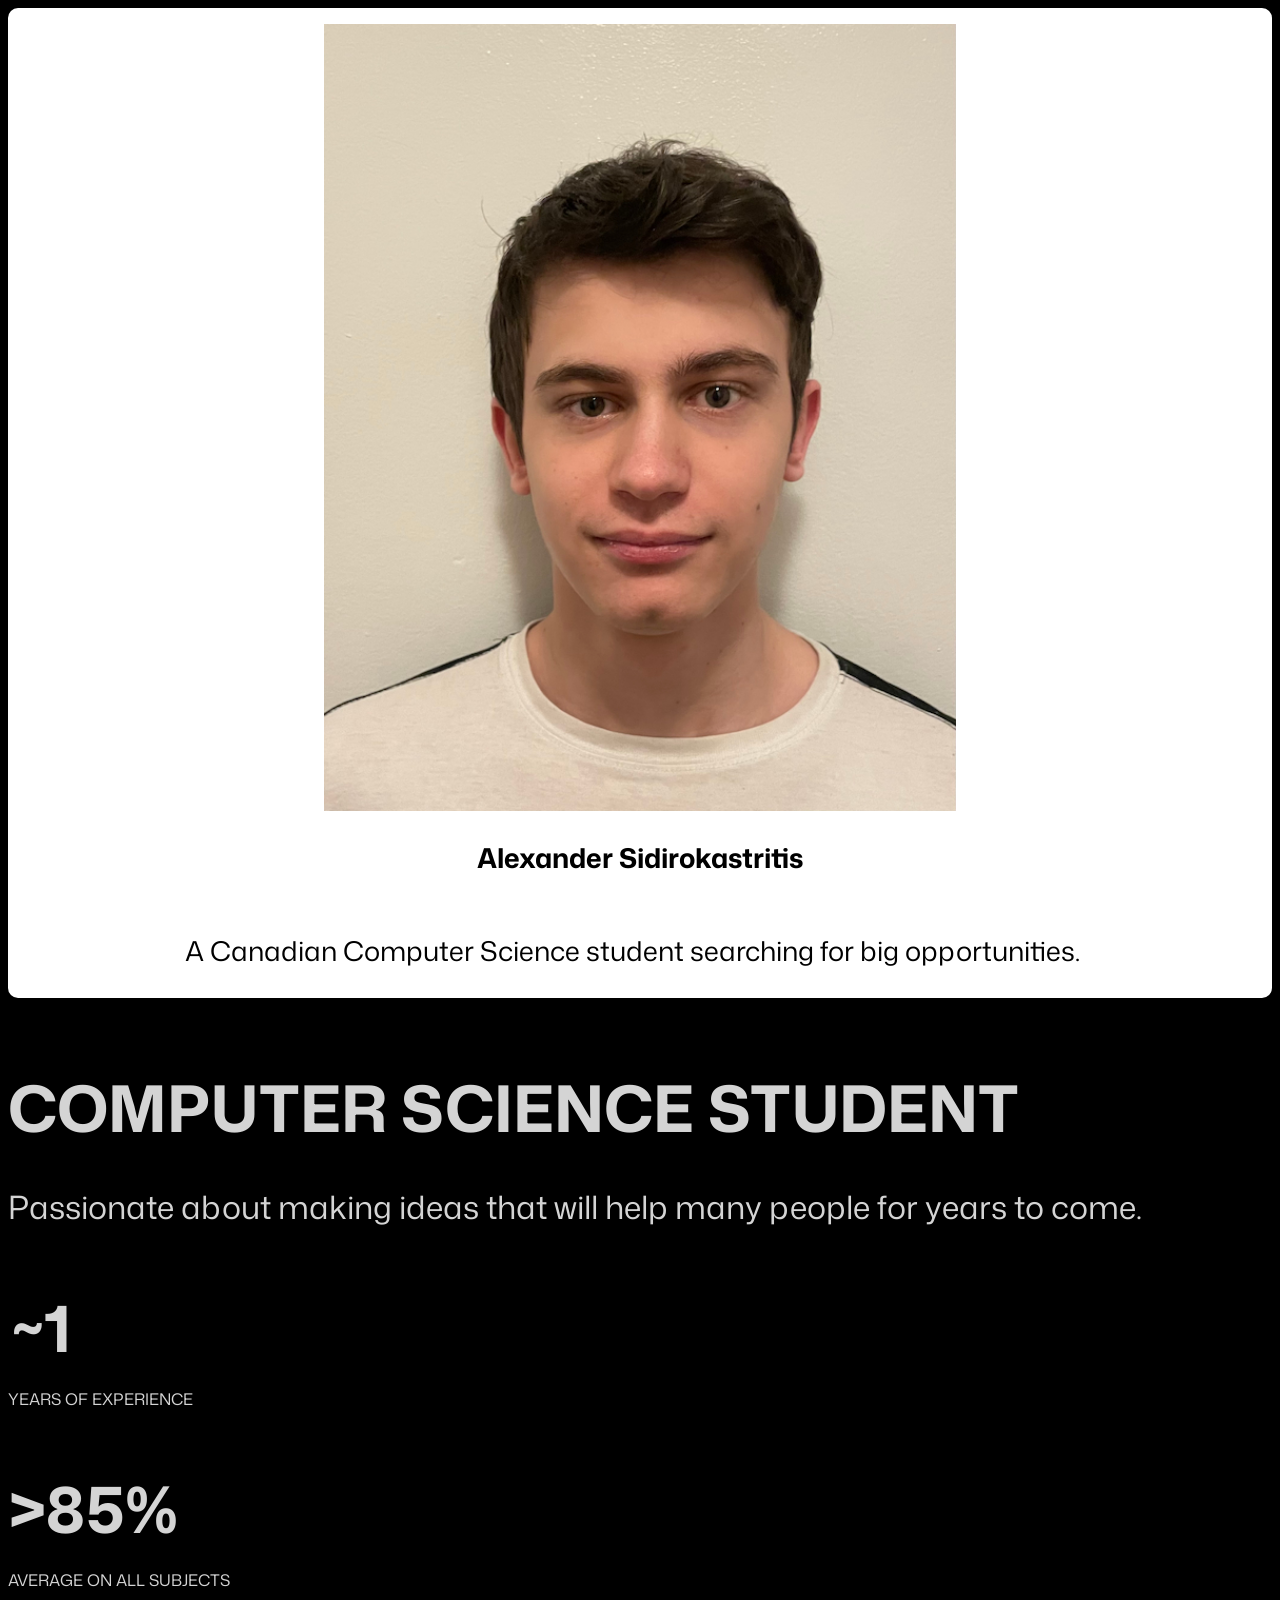
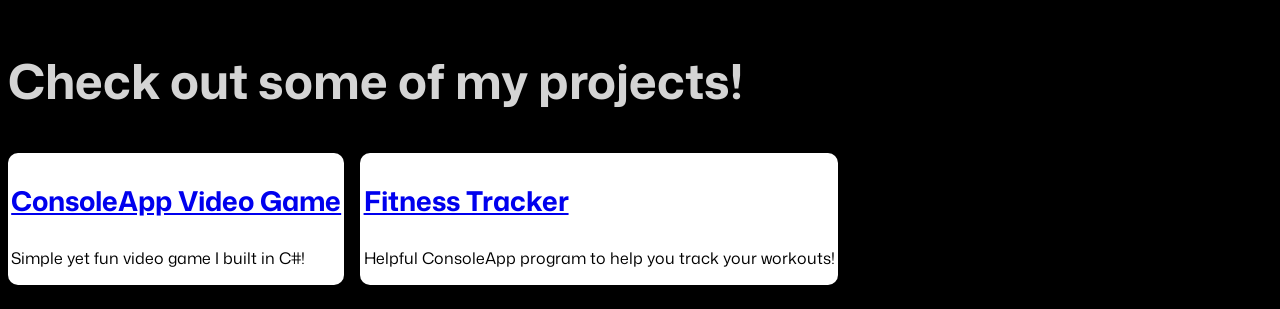
<file: index.html>
<!DOCTYPE html>
<html lang="en">
<head>
    <meta charset="UTF-8">
    <meta name="viewport" content="width=device-width, initial-scale=1.0">
    <title>Alexander Sidirokastritis</title>
    <link rel="stylesheet" type="text/css" href="./styles/index.css"/>
    <link rel="stylesheet" type="text/css" href="./styles/globals.css"/>
</head>
<body>
    <!--Profile is here-->
    <!-- It is outside of main because it helps make flexbox work, and will be transferred to the side when on desktop-->
    <section class="profile_container">
        <img class="profile_image" src="./assets/images/ProfilePhoto_LowerSize.jpg" alt="Picture of Alexander"/>
        <h3>Alexander Sidirokastritis</h3>
        <p class="profile_text">A Canadian Computer Science student searching for big opportunities.</p>
    </section>

    <!--Everything else is here-->
    <main class="main_container">
        <section>
            <article>
                <h1 class="main_text">COMPUTER SCIENCE STUDENT</h1>
                <p class="main_text_body">Passionate about making ideas that will help many people for years to come.</p>
            </article>
            
            <article>
                <h2 class="main_text">~1</h2>
                <p>YEARS OF EXPERIENCE</p>

                <h2 class="main_text">>85%</h2>
                <p>AVERAGE ON ALL SUBJECTS</p>
            </article>
        </section>
            
        <section>
            <h1>Check out some of my projects!</h1>
                
            <article class="project_container">
                <!--Using divs here because article is already used as the project container, and each project needs its own container to make the flex work-->
                <div class="project_individual">
                    <h3 class="project_header"><a href="./pages/video-game.html">ConsoleApp Video Game</a></h3>
                    <p class="project_body_text">Simple yet fun video game I built in C#!</p> 
                </div>

                <div class="project_individual">
                    <h3 class="project_header"><a href="./pages/fitness-tracker.html">Fitness Tracker</a></h3>
                    <p class="project_body_text">Helpful ConsoleApp program to help you track your workouts!</p>
                </div>
            </article>
        </section>
    </main>    
</body>
</html>
</file>
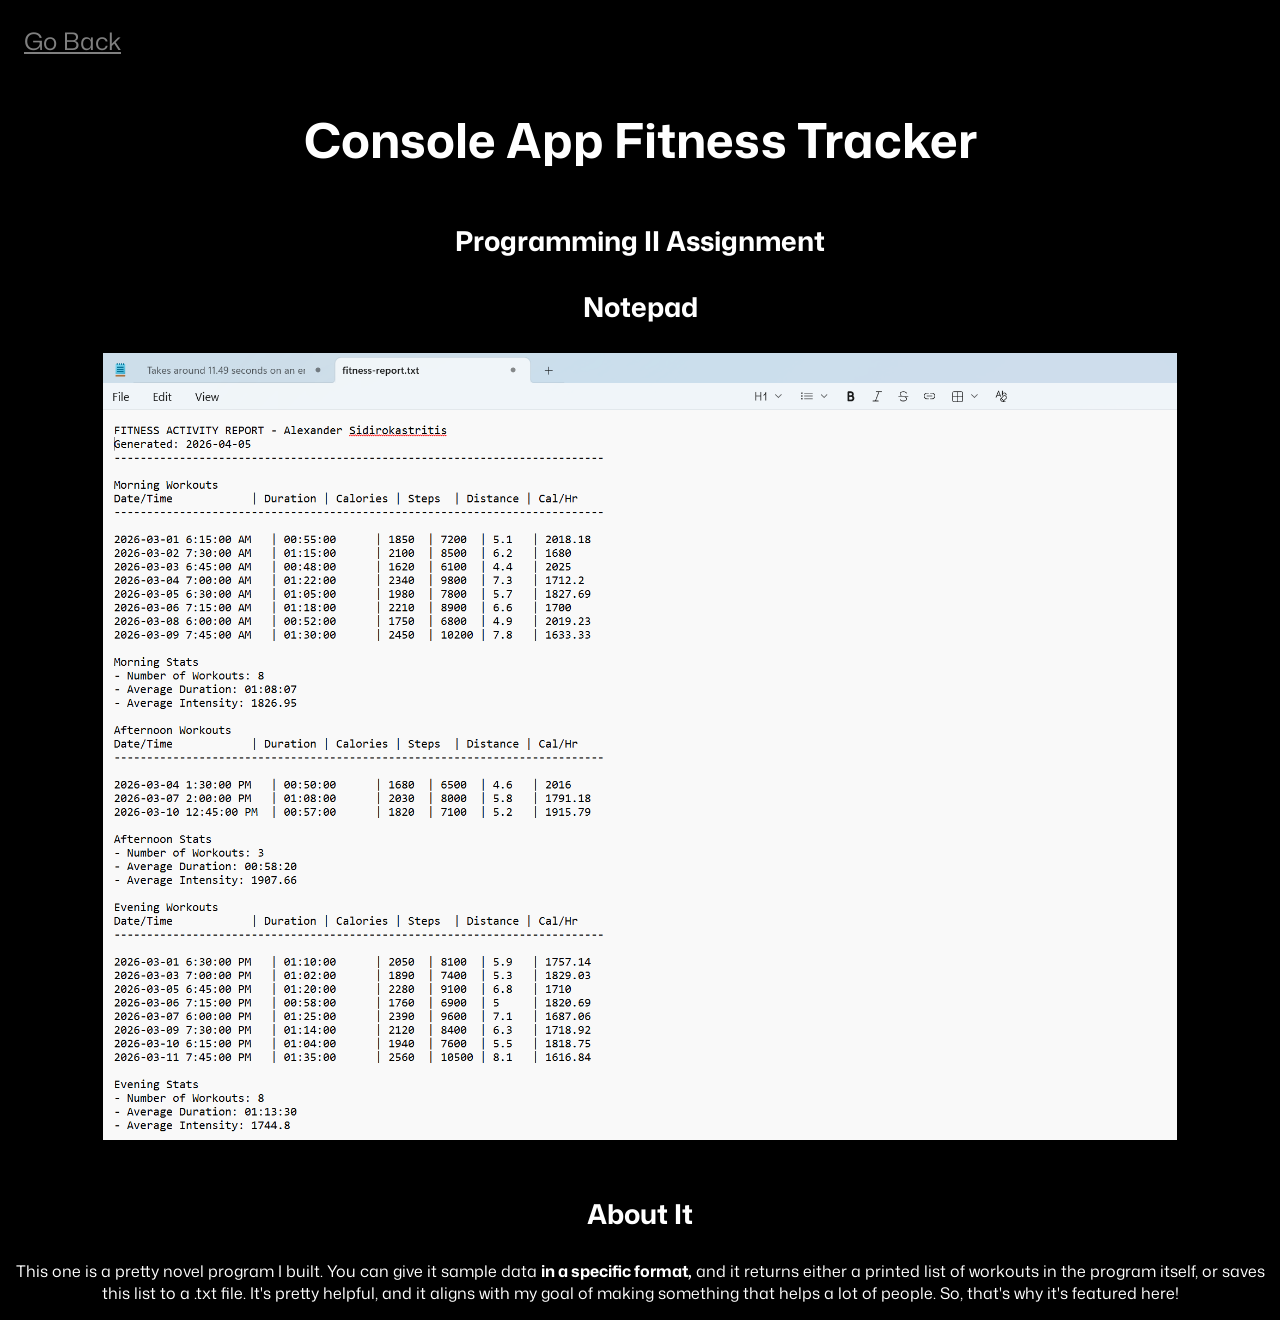
<file: pages/fitness-tracker.html>
<!DOCTYPE html>
<html lang="en">
<head>
    <meta charset="UTF-8">
    <meta name="viewport" content="width=device-width, initial-scale=1.0">
    <link rel="stylesheet" type="text/css" href="../styles/project-details.css"/>
    <link rel="stylesheet" type="text/css" href="../styles/globals.css"/>
    <title>ConsoleApp Fitness Tracker</title>
</head>
<body>
    <p class="back_button"><a href="../index.html"><img src="../assets/icons/back-svgrepo-com.svg"/>Go Back</a></p>
    <main>
        <section>
            <article>
                <h1>Console App Fitness Tracker</h1>
                <h3>Programming II Assignment</h3>
                <h3>Notepad</h3>
                <img class="project_ss" src="../assets/images/Fitness_Tracker_Notepad_SS.png" alt="Txt document containing workouts sorted by time of day. Morning, Afternoon, and Evening workouts are shown, along with stat summaries on each day" />                
            </article>
            <br>
            <article>
                <h3>About It</h3>
                <p>This one is a pretty novel program I built. You can give it sample data <b>in a specific format,</b> and it returns either a printed list 
                    of workouts in the program itself, or saves this list to a .txt file. It's pretty helpful, and it aligns with my goal of making
                    something that helps a lot of people. So, that's why it's featured here!
                </p>
            </article>
        </section>
    </main>
</body>
</html>
</file>
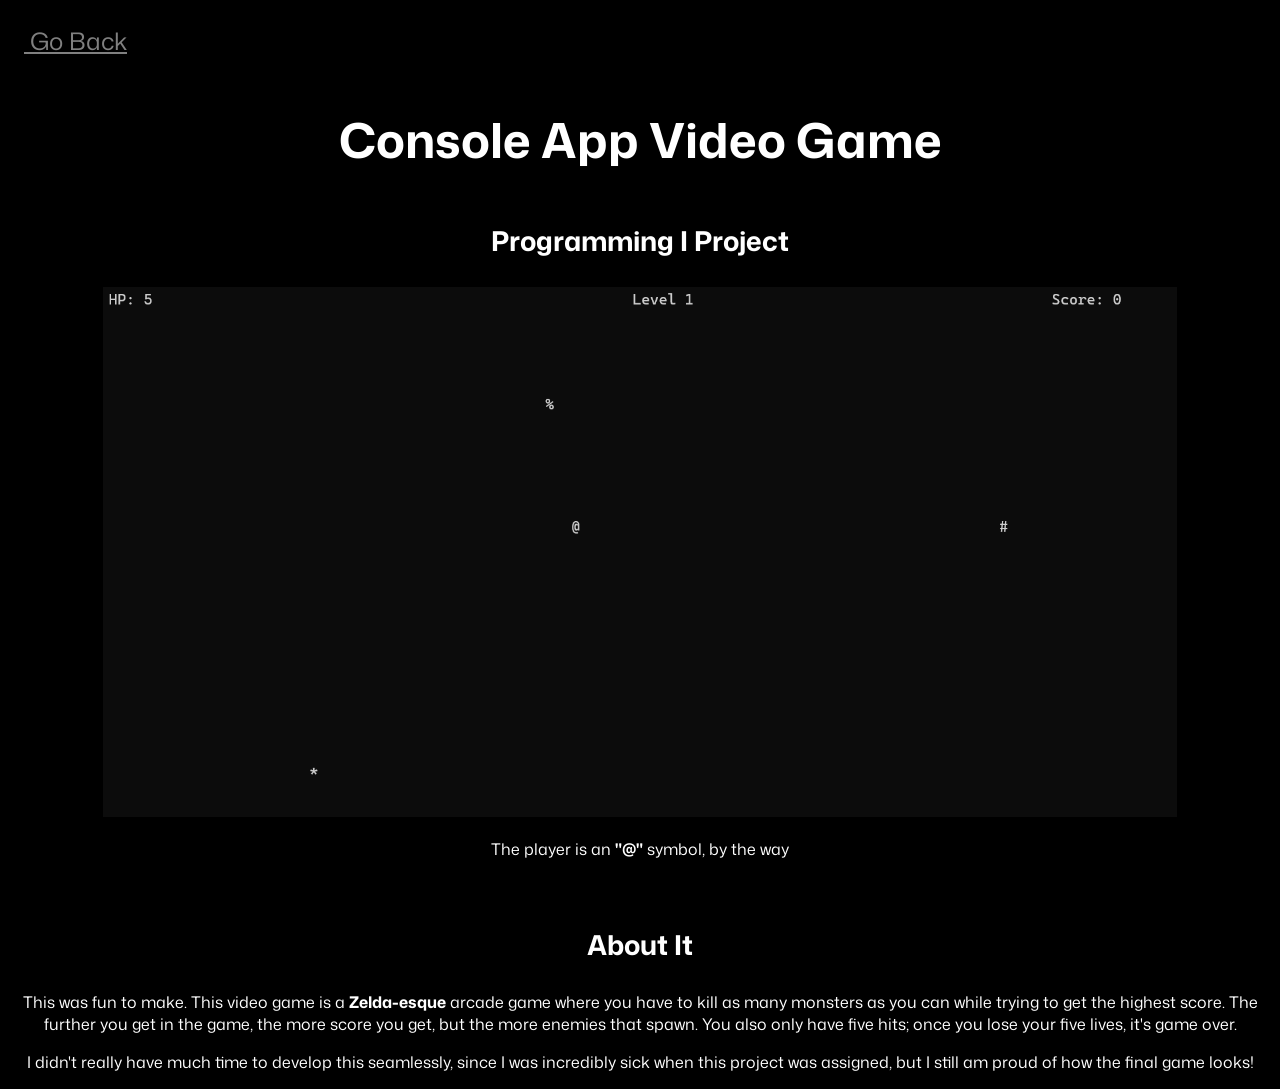
<file: pages/video-game.html>
<!DOCTYPE html>
<html lang="en">
<head>
    <meta charset="UTF-8">
    <meta name="viewport" content="width=device-width, initial-scale=1.0">
    <link rel="stylesheet" type="text/css" href="../styles/project-details.css"/>
    <link rel="stylesheet" type="text/css" href="../styles/globals.css"/>
    <title>ConsoleApp Video Game</title>
</head>
<body>
    <p class="back_button"><a href="../index.html"><img src="../assets/icons/back-svgrepo-com.svg" /> Go Back</a></p>
    <main>
        <section>
            <article>
                <h1>Console App Video Game</h1>
                <h3>Programming I Project</h3>
                <img class="project_ss" src="../assets/images/Video_Game_SS.png" alt="Screenshot of project with symbols on screen representing enemies and one symbol representing the player" />
                <p>The player is an <b>"@"</b> symbol, by the way</p>
            </article>
            <br>
            <article>
                <h3>About It</h3>
                <p>This was fun to make. This video game is a <b>Zelda-esque</b> arcade game where you have to kill as many monsters as you can
                    while trying to get the highest score. The further you get in the game, the more score you get, but the more enemies that spawn.
                    You also only have five hits; once you lose your five lives, it's game over.
                </p>

                <p>I didn't really have much time to develop this seamlessly, since I was incredibly sick when this project was assigned, but I still am
                    proud of how the final game looks!
                </p>
            </article>
        </section>
    </main>
</body>
</html>
</file>
<file: styles/index.css>
/* Without the flex-direction being set to column, the profile image and text will be organized in a row
 which won't look good on mobile */
.profile_container {
    display: flex;
    flex-direction: column;
    align-items: center;
    background-color: rgb(255, 255, 255);
    border-radius: 10px;
    color:rgb(0, 0, 0);
}

.profile_image {
    width: 70%;
    margin-top: 1rem;
}

.profile_heading {
    font-size: 1.5rem;
}

.profile_text {
    margin-left: 1rem;
    margin-right: 2rem;
    align-items: flex-end;
}

.main_container {
    display: flex;
    flex-direction:column;
    justify-content: center;
    color: rgb(212, 212, 212);
}

.main_text {
    margin-bottom: 1rem;
}

/*this is for fixing the gap below the intro to me*/
section article {
    margin-bottom: 1rem;
}

.project_container {
    display: flex;
}

.project_individual {
    background-color: white;
    border-radius: 10px;
    margin-right: 1rem;
    color: black;
}

.project_header {
    margin-left: 0.2rem;
    margin-right: 0.2rem;
}

.project_body_text {
    margin-left: 0.2rem;
    margin-right: 0.2rem;
    align-items: flex-end;
}

@media screen and (min-width: 375px) { /* iPhone SE, or any phone */
    .profile_image {
        width: 50%;
    }
}

@media screen and (min-width: 768px) { /* iPad Mini */
    .profile_text {
        font-size: 1.2rem;
    }

    .main_text {
        font-size: 3.5rem;
    }

    .main_text_body {
        font-size: 1.7rem;
    }
}

@media screen and (min-width: 1024px) { /* iPad Pro */
    .profile_heading {
        font-size: 2.5rem;
    }
    
    .profile_text {
        font-size: 1.7rem;
    }

    .main_text {
        font-size: 4rem;
    }

    .main_text_body {
        font-size: 2rem;
    }
}

@media screen and (min-width: 1440px) { /* Desktop */
    body { /* space-around keeps the profile section and the description close together*/
        display: flex;
        justify-content: space-around;
        gap: 3rem;
    }

    .profile_container {
        position: sticky;
        top: 0;
    }

    .profile_image {
        width: 40%;
    }
}
</file>
<file: styles/globals.css>
@font-face {
    font-family: "Mona Sans";
    src: url(../assets/fonts/Mona_Sans/MonaSans-VariableFont_wdth\,wght.ttf);
}

body {
    background-color: rgb(0, 0, 0);
    color: white;
    font-family: "Mona Sans", 'Trebuchet MS', 'Lucida Sans Unicode', 'Lucida Grande', 'Lucida Sans', Arial, sans-serif;
}

h3 {
    font-size: 1.7rem;
}

h2 {
    font-size: 2.5rem;
}

h1 {
    font-size: 3rem;
}
</file>
<file: styles/project-details.css>
/*For iPhone SE*/

main {
    text-align: center;
}

/* back button */
a:link {
    color: grey;
}

a:visited {
    color: rgb(176, 176, 176);
}

.back_button {
    font-size: 1rem;
}

.project_ss {
    width: 95%;
}

@media screen and (min-width: 768px) { /* iPad Mini */
    .project_ss {
        width: 90%;
    }
}

@media screen and (min-width: 1024px) { /*iPad Pro*/
    .back_button {
        font-size: 1.5rem;
    }
    
    .project_ss {
        width: 85%;
    }
}

@media screen and (min-width: 1440px) { /* Desktop */    
    .project_ss {
        width: 40%;
    }
}
</file>
